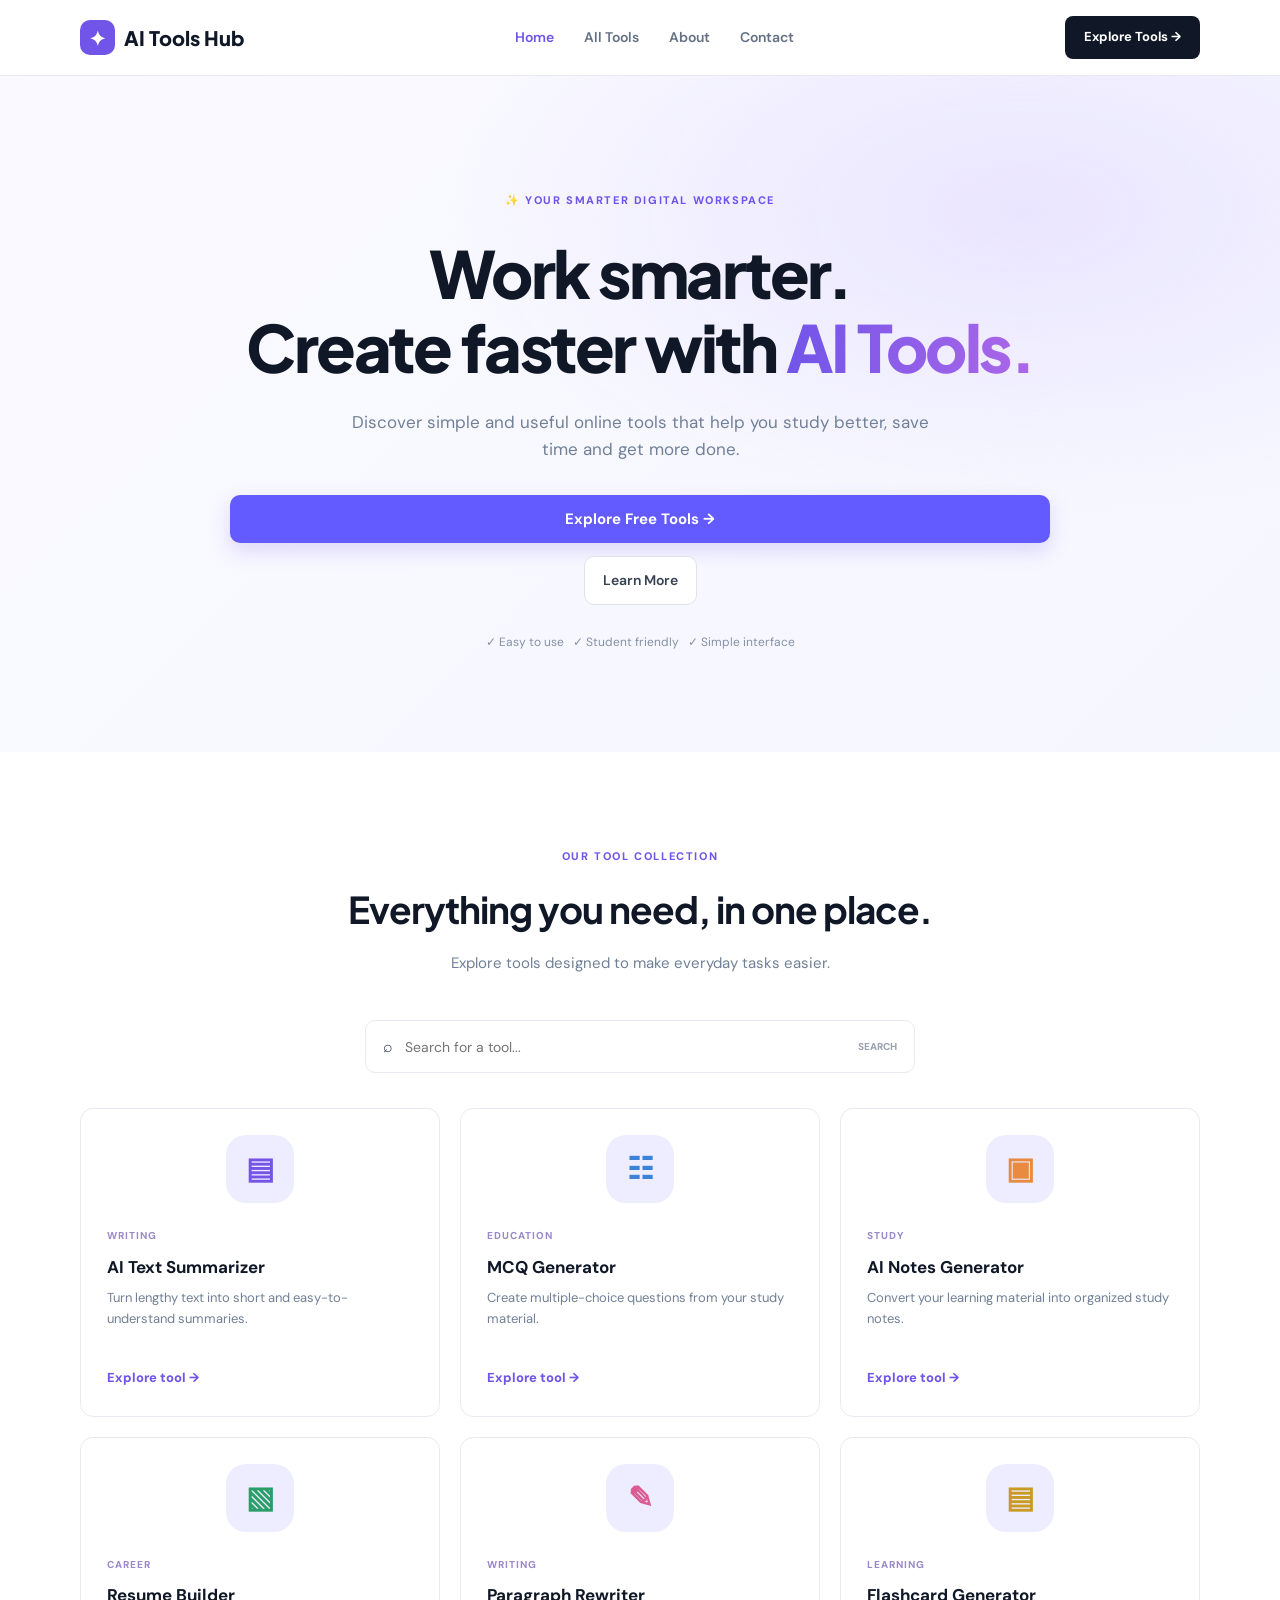
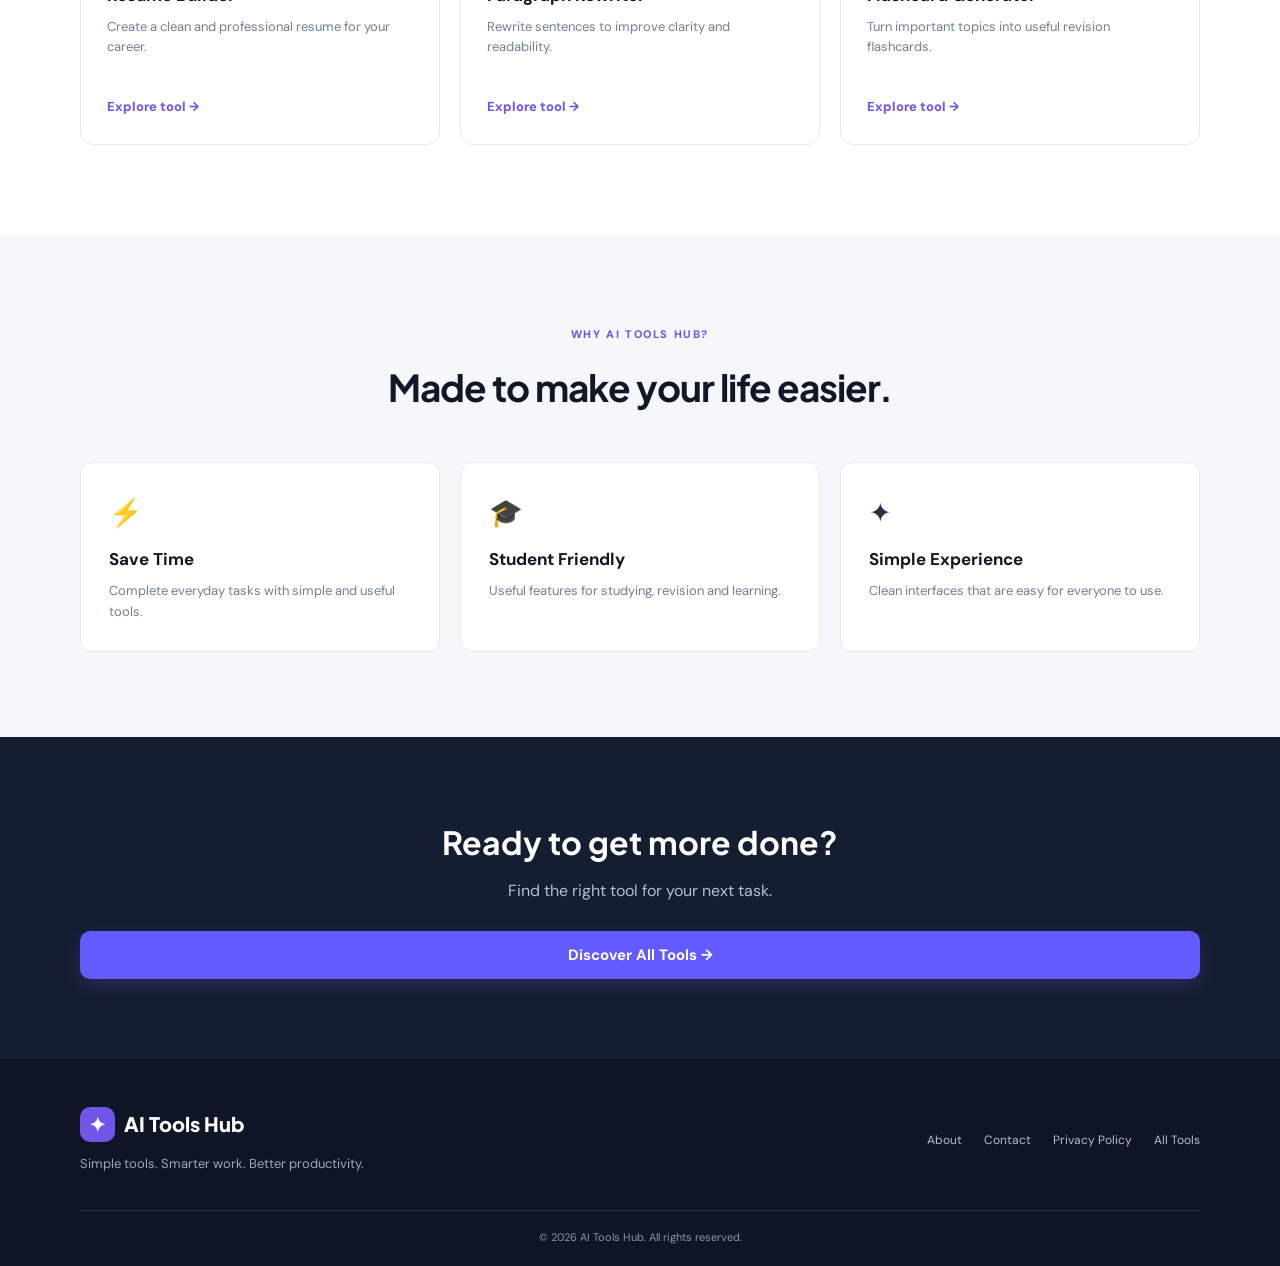
<file: index.html>
﻿<!DOCTYPE html>
<html lang="en">
<head>
    <meta name="google-site-verification" content="s8xX9detrUrqU-rEmbx48HiHoT2I44O1LaMeQaNx1Q0" />

    
    
    <meta charset="UTF-8">
    <meta name="viewport" content="width=device-width, initial-scale=1.0">

    <title>AI Tools Hub - Free Online Study and Productivity Tools</title>

    

    <meta name="keywords"
        content="AI tools, free online tools, text summarizer, MCQ generator, resume builder, study tools">

    <meta name="author" content="AI Tools Hub">

    <meta name="theme-color" content="#101827">

    <link rel="icon" type="image/svg+xml" href="assets/favicon.svg">
    <link rel="stylesheet" href="css/style.css">

    <script src="js/script.js" defer></script>
<meta name="description" content="Use free online text tools to summarize content, generate MCQs, create notes, format resumes, rewrite paragraphs and make flashcards.">
<meta name="robots" content="index, follow">
<link rel="canonical" href="https://ai-tools-hub-czx.pages.dev/">
<meta property="og:type" content="website">
<meta property="og:site_name" content="AI Tools Hub">
<meta property="og:title" content="AI Tools Hub - Free Online Study and Productivity Tools">
<meta property="og:description" content="Use free online text tools to summarize content, generate MCQs, create notes, format resumes, rewrite paragraphs and make flashcards.">
<meta property="og:url" content="https://ai-tools-hub-czx.pages.dev/">
<meta name="twitter:card" content="summary">

<!-- Google Analytics 4 -->
<script async src="https://www.googletagmanager.com/gtag/js?id=G-JKYMVQSG5Q"></script>
<script>
  window.dataLayer = window.dataLayer || [];
  function gtag(){dataLayer.push(arguments);}
  gtag('js', new Date());
  gtag('config', 'G-JKYMVQSG5Q');
</script>
<!-- End Google Analytics 4 -->

</head>

<body>

<header class="navbar">
    <div class="container nav-container">

        <a href="index.html" class="logo">
            <span class="logo-icon">✦</span>
            AI Tools Hub
        </a>

        <button class="menu-toggle" id="menuToggle"
            aria-label="Toggle navigation" aria-expanded="false">
            ☰
        </button>

        <nav class="nav-links" id="navLinks">
            <a href="index.html" class="active">Home</a>
            <a href="tools.html">All Tools</a>
            <a href="about.html">About</a>
            <a href="contact.html">Contact</a>
        </nav>

        <a href="tools.html" class="nav-button">Explore Tools →</a>

    </div>
</header>

<main>

    <!-- HERO SECTION -->

    <section class="hero">
        <div class="container hero-content">

            <span class="eyebrow">
                ✨ YOUR SMARTER DIGITAL WORKSPACE
            </span>

            <h1>
                Work smarter.<br>
                Create faster with
                <span class="gradient-text">AI Tools.</span>
            </h1>

            <p>
                Discover simple and useful online tools that help you
                study better, save time and get more done.
            </p>

            <div class="hero-buttons">
                <a href="#tools" class="primary-button">
                    Explore Free Tools →
                </a>

                <a href="about.html" class="secondary-button">
                    Learn More
                </a>
            </div>

            <div class="hero-note">
                ✓ Easy to use &nbsp; ✓ Student friendly &nbsp; ✓ Simple interface
            </div>

        </div>
    </section>

    <!-- TOOLS SECTION -->

    <section class="tools-section" id="tools">

        <div class="container">

            <div class="section-heading">
                <span class="eyebrow">OUR TOOL COLLECTION</span>

                <h2>Everything you need, in one place.</h2>

                <p>
                    Explore tools designed to make everyday tasks easier.
                </p>
            </div>

            <div class="search-box">
                <span>⌕</span>

                <input type="search" id="toolSearch"
                    placeholder="Search for a tool..."
                    aria-label="Search tools">

                <span class="search-shortcut">SEARCH</span>
            </div>

            <div class="tools-grid" id="toolsGrid">

                <article class="tool-card" data-name="text summarizer summary">
                    <div class="tool-icon purple">▤</div>
                    <span class="tool-category">WRITING</span>
                    <h3>AI Text Summarizer</h3>
                    <p>Turn lengthy text into short and easy-to-understand summaries.</p>
                    <a href="tool.html?tool=summarizer" class="tool-link">
                        Explore tool →
                    </a>
                </article>

                <article class="tool-card" data-name="mcq generator quiz questions">
                    <div class="tool-icon blue">☷</div>
                    <span class="tool-category">EDUCATION</span>
                    <h3>MCQ Generator</h3>
                    <p>Create multiple-choice questions from your study material.</p>
                    <a href="tool.html?tool=mcq" class="tool-link">
                        Explore tool →
                    </a>
                </article>

                <article class="tool-card" data-name="notes generator study notes">
                    <div class="tool-icon orange">▣</div>
                    <span class="tool-category">STUDY</span>
                    <h3>AI Notes Generator</h3>
                    <p>Convert your learning material into organized study notes.</p>
                    <a href="tool.html?tool=notes" class="tool-link">
                        Explore tool →
                    </a>
                </article>

                <article class="tool-card" data-name="resume builder cv">
                    <div class="tool-icon green">▧</div>
                    <span class="tool-category">CAREER</span>
                    <h3>Resume Builder</h3>
                    <p>Create a clean and professional resume for your career.</p>
                    <a href="tool.html?tool=resume" class="tool-link">
                        Explore tool →
                    </a>
                </article>

                <article class="tool-card" data-name="paragraph rewriter writing">
                    <div class="tool-icon pink">✎</div>
                    <span class="tool-category">WRITING</span>
                    <h3>Paragraph Rewriter</h3>
                    <p>Rewrite sentences to improve clarity and readability.</p>
                    <a href="tool.html?tool=rewriter" class="tool-link">
                        Explore tool →
                    </a>
                </article>

                <article class="tool-card" data-name="flashcard generator learning">
                    <div class="tool-icon yellow">▤</div>
                    <span class="tool-category">LEARNING</span>
                    <h3>Flashcard Generator</h3>
                    <p>Turn important topics into useful revision flashcards.</p>
                    <a href="tool.html?tool=flashcards" class="tool-link">
                        Explore tool →
                    </a>
                </article>

            </div>

            <p id="noResults" class="no-results" hidden>
                No tools found. Try another search.
            </p>

        </div>

    </section>

    <!-- BENEFITS SECTION -->

    <section class="benefits-section">

        <div class="container">

            <div class="section-heading">
                <span class="eyebrow">WHY AI TOOLS HUB?</span>
                <h2>Made to make your life easier.</h2>
            </div>

            <div class="benefits-grid">

                <div class="benefit-card">
                    <div class="benefit-icon">⚡</div>
                    <h3>Save Time</h3>
                    <p>Complete everyday tasks with simple and useful tools.</p>
                </div>

                <div class="benefit-card">
                    <div class="benefit-icon">🎓</div>
                    <h3>Student Friendly</h3>
                    <p>Useful features for studying, revision and learning.</p>
                </div>

                <div class="benefit-card">
                    <div class="benefit-icon">✦</div>
                    <h3>Simple Experience</h3>
                    <p>Clean interfaces that are easy for everyone to use.</p>
                </div>

            </div>

        </div>

    </section>

    <!-- CTA -->

    <section class="cta-section">
        <div class="container cta-content">
            <h2>Ready to get more done?</h2>
            <p>Find the right tool for your next task.</p>
            <a href="tools.html" class="primary-button">
                Discover All Tools →
            </a>
        </div>
    </section>

</main>

<footer class="footer">

    <div class="container footer-content">

        <div>
            <a href="index.html" class="logo footer-logo">
                <span class="logo-icon">✦</span>
                AI Tools Hub
            </a>

            <p>Simple tools. Smarter work. Better productivity.</p>
        </div>

        <div class="footer-links">
            <a href="about.html">About</a>
            <a href="contact.html">Contact</a>
            <a href="privacy.html">Privacy Policy</a>
            <a href="tools.html">All Tools</a>
        </div>

    </div>

    <div class="container copyright">
        © <span id="currentYear"></span> AI Tools Hub. All rights reserved.
    </div>

</footer>

</body>
</html>
</file>
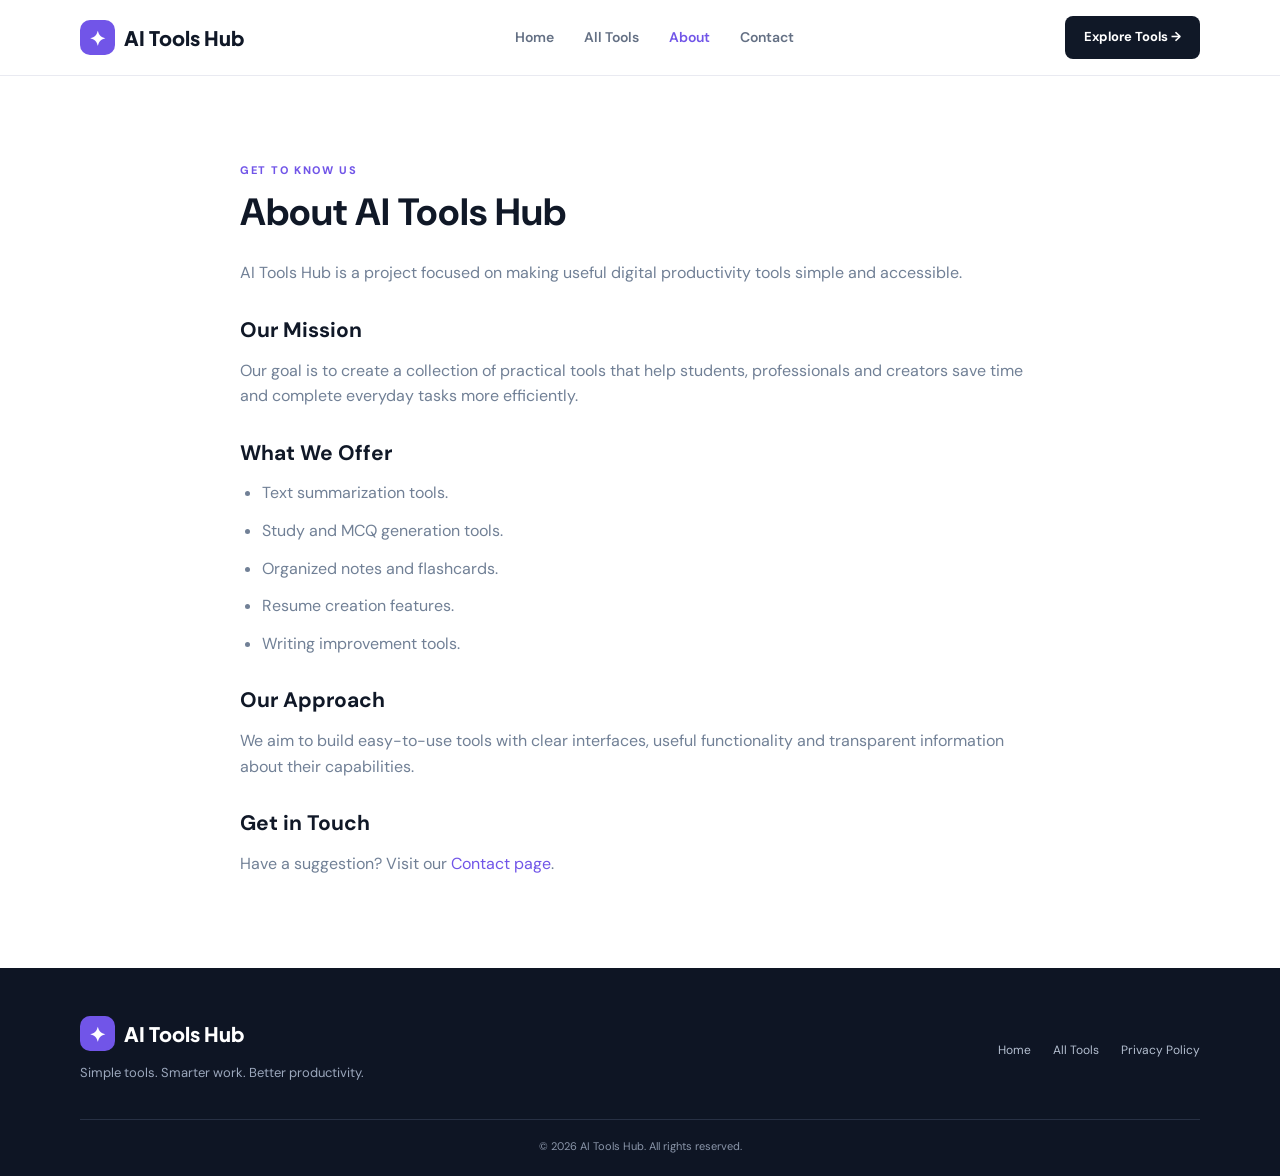
<file: about.html>
﻿<!DOCTYPE html>
<html lang="en">
<head>
    <meta charset="UTF-8">
    <meta name="viewport" content="width=device-width, initial-scale=1.0">
    <title>About Us - AI Tools Hub</title>
    <link rel="icon" href="assets/favicon.svg" type="image/svg+xml">
    <link rel="stylesheet" href="css/style.css">
    <script src="js/script.js" defer></script>
<meta name="description" content="Learn about AI Tools Hub and its free browser-based study and productivity utilities.">
<meta name="robots" content="index, follow">
<link rel="canonical" href="https://ai-tools-hub-czx.pages.dev/about.html">
<meta property="og:type" content="website">
<meta property="og:site_name" content="AI Tools Hub">
<meta property="og:title" content="About Us - AI Tools Hub">
<meta property="og:description" content="Learn about AI Tools Hub and its free browser-based study and productivity utilities.">
<meta property="og:url" content="https://ai-tools-hub-czx.pages.dev/about.html">
<meta name="twitter:card" content="summary">

<!-- Google Analytics 4 -->
<script async src="https://www.googletagmanager.com/gtag/js?id=G-JKYMVQSG5Q"></script>
<script>
  window.dataLayer = window.dataLayer || [];
  function gtag(){dataLayer.push(arguments);}
  gtag('js', new Date());
  gtag('config', 'G-JKYMVQSG5Q');
</script>
<!-- End Google Analytics 4 -->

</head>
<body>

<header class="navbar">
    <div class="container nav-container">
        <a href="index.html" class="logo"><span class="logo-icon">✦</span> AI Tools Hub</a>
        <button class="menu-toggle" id="menuToggle" aria-label="Toggle navigation" aria-expanded="false">☰</button>
        <nav class="nav-links" id="navLinks">
            <a href="index.html">Home</a>
            <a href="tools.html">All Tools</a>
            <a href="about.html" class="active">About</a>
            <a href="contact.html">Contact</a>
        </nav>
        <a href="tools.html" class="nav-button">Explore Tools →</a>
    </div>
</header>

<main class="page-section">
    <div class="container page-content">
        <span class="eyebrow">GET TO KNOW US</span>
        <h1>About AI Tools Hub</h1>

        <p>
            AI Tools Hub is a project focused on making useful digital
            productivity tools simple and accessible.
        </p>

        <h2>Our Mission</h2>
        <p>
            Our goal is to create a collection of practical tools that
            help students, professionals and creators save time and
            complete everyday tasks more efficiently.
        </p>

        <h2>What We Offer</h2>
        <ul>
            <li>Text summarization tools.</li>
            <li>Study and MCQ generation tools.</li>
            <li>Organized notes and flashcards.</li>
            <li>Resume creation features.</li>
            <li>Writing improvement tools.</li>
        </ul>

        <h2>Our Approach</h2>
        <p>
            We aim to build easy-to-use tools with clear interfaces,
            useful functionality and transparent information about
            their capabilities.
        </p>

        <h2>Get in Touch</h2>
        <p>
            Have a suggestion? Visit our
            <a href="contact.html">Contact page</a>.
        </p>
    </div>
</main>

<footer class="footer">
    <div class="container footer-content">
        <div>
            <a href="index.html" class="logo footer-logo"><span class="logo-icon">✦</span> AI Tools Hub</a>
            <p>Simple tools. Smarter work. Better productivity.</p>
        </div>
        <div class="footer-links">
            <a href="index.html">Home</a>
            <a href="tools.html">All Tools</a>
            <a href="privacy.html">Privacy Policy</a>
        </div>
    </div>
    <div class="container copyright">© <span id="currentYear"></span> AI Tools Hub. All rights reserved.</div>
</footer>

</body>
</html>
</file>
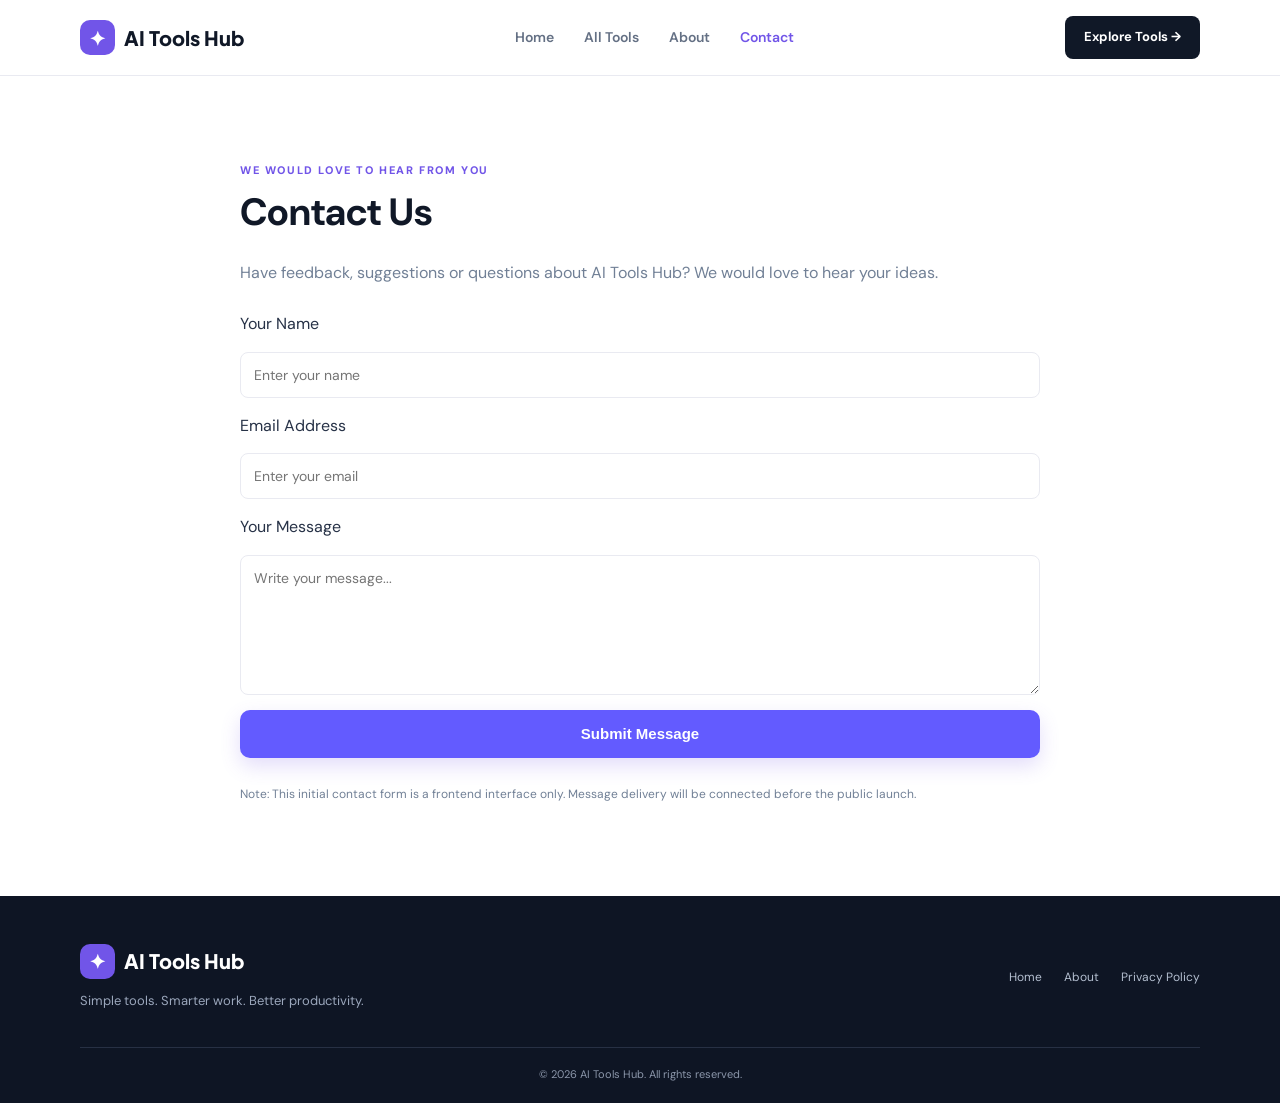
<file: contact.html>
﻿<!DOCTYPE html>
<html lang="en">
<head>
    <meta charset="UTF-8">
    <meta name="viewport" content="width=device-width, initial-scale=1.0">
    <title>Contact - AI Tools Hub</title>
    <link rel="icon" href="assets/favicon.svg" type="image/svg+xml">
    <link rel="stylesheet" href="css/style.css">
    <script src="js/script.js" defer></script>
<meta name="description" content="Find contact information and learn how to get in touch with AI Tools Hub.">
<meta name="robots" content="index, follow">
<link rel="canonical" href="https://ai-tools-hub-czx.pages.dev/contact.html">
<meta property="og:type" content="website">
<meta property="og:site_name" content="AI Tools Hub">
<meta property="og:title" content="Contact - AI Tools Hub">
<meta property="og:description" content="Find contact information and learn how to get in touch with AI Tools Hub.">
<meta property="og:url" content="https://ai-tools-hub-czx.pages.dev/contact.html">
<meta name="twitter:card" content="summary">

<!-- Google Analytics 4 -->
<script async src="https://www.googletagmanager.com/gtag/js?id=G-JKYMVQSG5Q"></script>
<script>
  window.dataLayer = window.dataLayer || [];
  function gtag(){dataLayer.push(arguments);}
  gtag('js', new Date());
  gtag('config', 'G-JKYMVQSG5Q');
</script>
<!-- End Google Analytics 4 -->

</head>
<body>

<header class="navbar">
    <div class="container nav-container">
        <a href="index.html" class="logo"><span class="logo-icon">✦</span> AI Tools Hub</a>
        <button class="menu-toggle" id="menuToggle" aria-label="Toggle navigation" aria-expanded="false">☰</button>
        <nav class="nav-links" id="navLinks">
            <a href="index.html">Home</a>
            <a href="tools.html">All Tools</a>
            <a href="about.html">About</a>
            <a href="contact.html" class="active">Contact</a>
        </nav>
        <a href="tools.html" class="nav-button">Explore Tools →</a>
    </div>
</header>

<main class="page-section">
    <div class="container page-content">
        <span class="eyebrow">WE WOULD LOVE TO HEAR FROM YOU</span>
        <h1>Contact Us</h1>

        <p>
            Have feedback, suggestions or questions about AI Tools Hub?
            We would love to hear your ideas.
        </p>

        <form class="contact-form" id="contactForm">
            <label for="name">Your Name</label>
            <input type="text" id="name" placeholder="Enter your name" required>

            <label for="email">Email Address</label>
            <input type="email" id="email" placeholder="Enter your email" required>

            <label for="message">Your Message</label>
            <textarea id="message" placeholder="Write your message..." required></textarea>

            <button type="submit" class="primary-button">Submit Message</button>
            <p id="contactMessage" class="form-note" aria-live="polite"></p>
        </form>

        <p class="form-note">
            Note: This initial contact form is a frontend interface only.
            Message delivery will be connected before the public launch.
        </p>
    </div>
</main>

<footer class="footer">
    <div class="container footer-content">
        <div>
            <a href="index.html" class="logo footer-logo"><span class="logo-icon">✦</span> AI Tools Hub</a>
            <p>Simple tools. Smarter work. Better productivity.</p>
        </div>
        <div class="footer-links">
            <a href="index.html">Home</a>
            <a href="about.html">About</a>
            <a href="privacy.html">Privacy Policy</a>
        </div>
    </div>
    <div class="container copyright">© <span id="currentYear"></span> AI Tools Hub. All rights reserved.</div>
</footer>

</body>
</html>
</file>
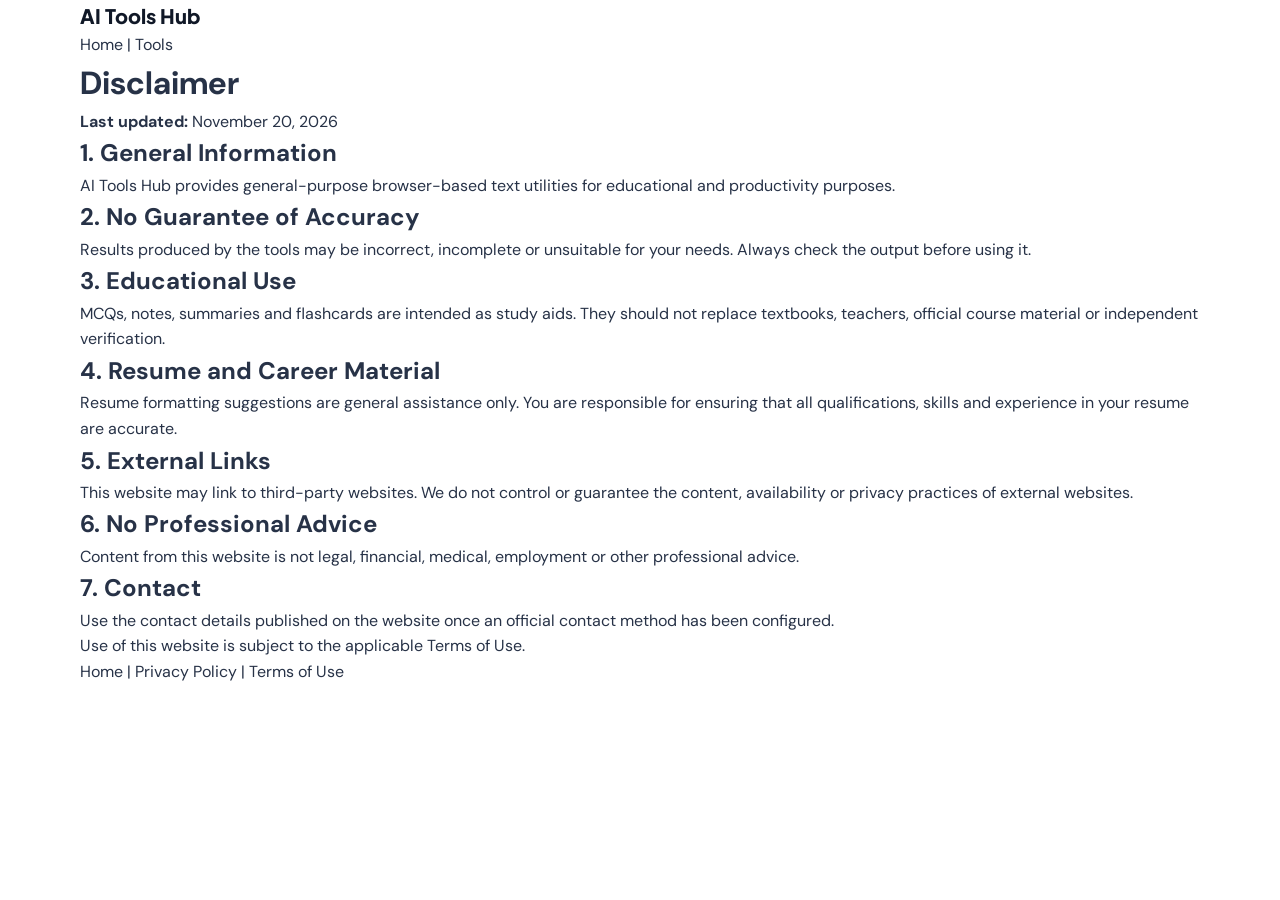
<file: disclaimer.html>
﻿<!DOCTYPE html>
<html lang="en">
<head>
    <meta charset="UTF-8">
    <meta name="viewport" content="width=device-width, initial-scale=1.0">
<title>Disclaimer - AI Tools Hub</title>
<meta name="description" content="Read important information about the accuracy and use of AI Tools Hub results.">
<meta name="robots" content="index, follow">
<link rel="canonical" href="https://ai-tools-hub-czx.pages.dev/disclaimer.html">
<meta property="og:type" content="website">
<meta property="og:site_name" content="AI Tools Hub">
<meta property="og:title" content="Disclaimer - AI Tools Hub">
<meta property="og:description" content="Read important information about the accuracy and use of AI Tools Hub results.">
<meta property="og:url" content="https://ai-tools-hub-czx.pages.dev/disclaimer.html">
<meta name="twitter:card" content="summary">
<link rel="stylesheet" href="css/style.css">

<!-- Google Analytics 4 -->
<script async src="https://www.googletagmanager.com/gtag/js?id=G-JKYMVQSG5Q"></script>
<script>
  window.dataLayer = window.dataLayer || [];
  function gtag(){dataLayer.push(arguments);}
  gtag('js', new Date());
  gtag('config', 'G-JKYMVQSG5Q');
</script>
<!-- End Google Analytics 4 -->

</head>
<body>
    <header class="site-header">
        <div class="container">
            <a href="index.html" class="logo">AI Tools Hub</a>
            <nav><a href="index.html">Home</a> | <a href="tools.html">Tools</a></nav>
        </div>
    </header>

    <main class="legal-content container">
        <h1>Disclaimer</h1>
        <p><strong>Last updated:</strong> November 20, 2026</p>

        <h2>1. General Information</h2>
        <p>AI Tools Hub provides general-purpose browser-based text utilities for educational and productivity purposes.</p>

        <h2>2. No Guarantee of Accuracy</h2>
        <p>Results produced by the tools may be incorrect, incomplete or unsuitable for your needs. Always check the output before using it.</p>

        <h2>3. Educational Use</h2>
        <p>MCQs, notes, summaries and flashcards are intended as study aids. They should not replace textbooks, teachers, official course material or independent verification.</p>

        <h2>4. Resume and Career Material</h2>
        <p>Resume formatting suggestions are general assistance only. You are responsible for ensuring that all qualifications, skills and experience in your resume are accurate.</p>

        <h2>5. External Links</h2>
        <p>This website may link to third-party websites. We do not control or guarantee the content, availability or privacy practices of external websites.</p>

        <h2>6. No Professional Advice</h2>
        <p>Content from this website is not legal, financial, medical, employment or other professional advice.</p>

        <h2>7. Contact</h2>
        <p>Use the contact details published on the website once an official contact method has been configured.</p>

        <p>Use of this website is subject to the applicable Terms of Use.</p>
    </main>

    <footer class="legal-footer">
        <div class="container">
            <a href="index.html">Home</a> |
            <a href="privacy.html">Privacy Policy</a> |
            <a href="terms.html">Terms of Use</a>
        </div>
    </footer>
</body>
</html>
</file>
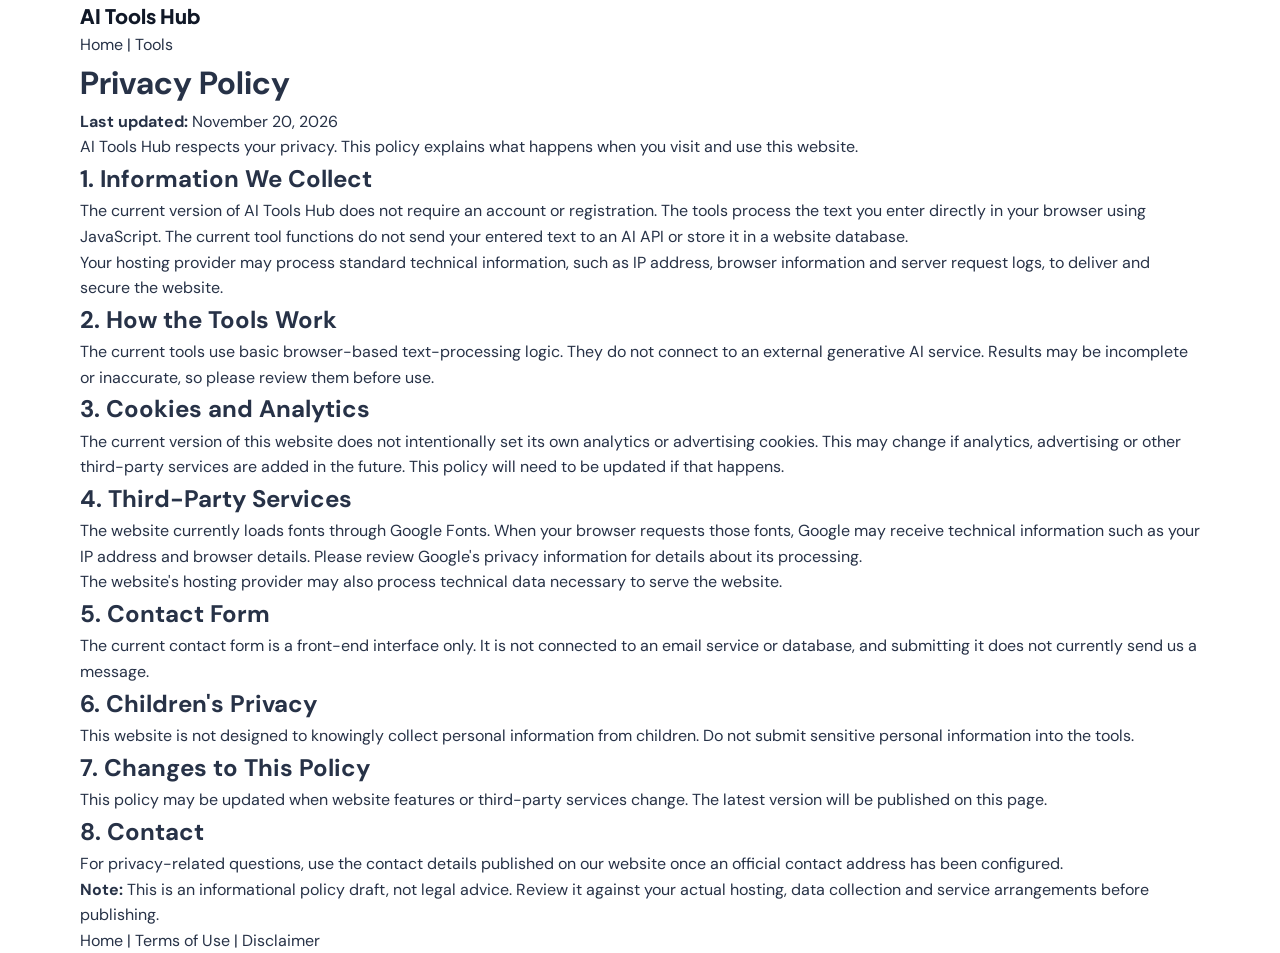
<file: privacy.html>
﻿<!DOCTYPE html>
<html lang="en">
<head>
    <meta charset="UTF-8">
    <meta name="viewport" content="width=device-width, initial-scale=1.0">
<title>Privacy Policy - AI Tools Hub</title>
<meta name="description" content="Read the AI Tools Hub privacy policy and understand how the current website handles information.">
<meta name="robots" content="index, follow">
<link rel="canonical" href="https://ai-tools-hub-czx.pages.dev/privacy.html">
<meta property="og:type" content="website">
<meta property="og:site_name" content="AI Tools Hub">
<meta property="og:title" content="Privacy Policy - AI Tools Hub">
<meta property="og:description" content="Read the AI Tools Hub privacy policy and understand how the current website handles information.">
<meta property="og:url" content="https://ai-tools-hub-czx.pages.dev/privacy.html">
<meta name="twitter:card" content="summary">
<link rel="stylesheet" href="css/style.css">

<!-- Google Analytics 4 -->
<script async src="https://www.googletagmanager.com/gtag/js?id=G-JKYMVQSG5Q"></script>
<script>
  window.dataLayer = window.dataLayer || [];
  function gtag(){dataLayer.push(arguments);}
  gtag('js', new Date());
  gtag('config', 'G-JKYMVQSG5Q');
</script>
<!-- End Google Analytics 4 -->

</head>
<body>
    <header class="site-header">
        <div class="container">
            <a href="index.html" class="logo">AI Tools Hub</a>
            <nav><a href="index.html">Home</a> | <a href="tools.html">Tools</a></nav>
        </div>
    </header>

    <main class="legal-content container">
        <h1>Privacy Policy</h1>
        <p><strong>Last updated:</strong> November 20, 2026</p>

        <p>AI Tools Hub respects your privacy. This policy explains what happens when you visit and use this website.</p>

        <h2>1. Information We Collect</h2>
        <p>The current version of AI Tools Hub does not require an account or registration. The tools process the text you enter directly in your browser using JavaScript. The current tool functions do not send your entered text to an AI API or store it in a website database.</p>
        <p>Your hosting provider may process standard technical information, such as IP address, browser information and server request logs, to deliver and secure the website.</p>

        <h2>2. How the Tools Work</h2>
        <p>The current tools use basic browser-based text-processing logic. They do not connect to an external generative AI service. Results may be incomplete or inaccurate, so please review them before use.</p>

        <h2>3. Cookies and Analytics</h2>
        <p>The current version of this website does not intentionally set its own analytics or advertising cookies. This may change if analytics, advertising or other third-party services are added in the future. This policy will need to be updated if that happens.</p>

        <h2>4. Third-Party Services</h2>
        <p>The website currently loads fonts through Google Fonts. When your browser requests those fonts, Google may receive technical information such as your IP address and browser details. Please review Google's privacy information for details about its processing.</p>
        <p>The website's hosting provider may also process technical data necessary to serve the website.</p>

        <h2>5. Contact Form</h2>
        <p>The current contact form is a front-end interface only. It is not connected to an email service or database, and submitting it does not currently send us a message.</p>

        <h2>6. Children's Privacy</h2>
        <p>This website is not designed to knowingly collect personal information from children. Do not submit sensitive personal information into the tools.</p>

        <h2>7. Changes to This Policy</h2>
        <p>This policy may be updated when website features or third-party services change. The latest version will be published on this page.</p>

        <h2>8. Contact</h2>
        <p>For privacy-related questions, use the contact details published on our website once an official contact address has been configured.</p>

        <p><strong>Note:</strong> This is an informational policy draft, not legal advice. Review it against your actual hosting, data collection and service arrangements before publishing.</p>
    </main>

    <footer class="legal-footer">
        <div class="container">
            <a href="index.html">Home</a> |
            <a href="terms.html">Terms of Use</a> |
            <a href="disclaimer.html">Disclaimer</a>
        </div>
    </footer>
</body>
</html>
</file>
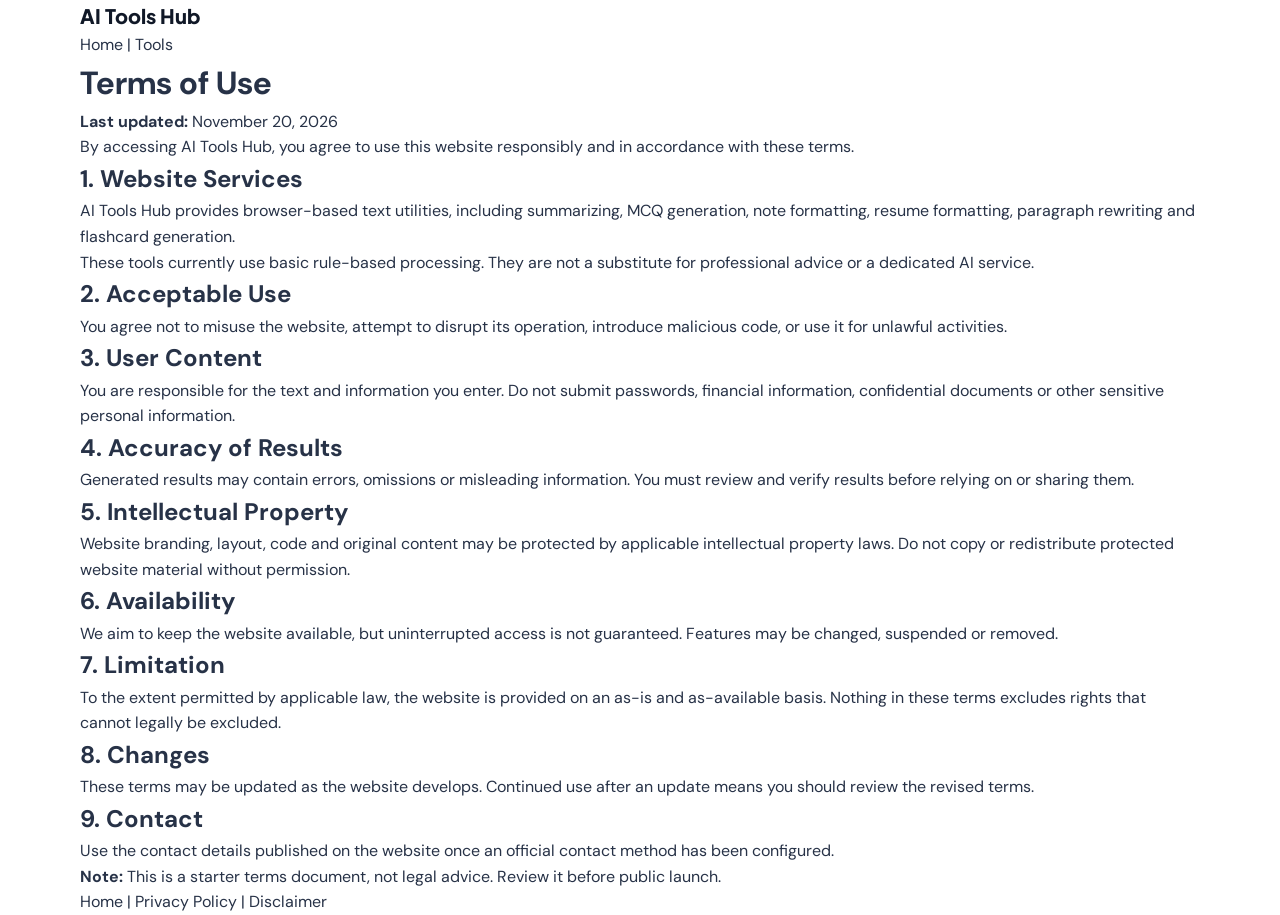
<file: terms.html>
﻿<!DOCTYPE html>
<html lang="en">
<head>
    <meta charset="UTF-8">
    <meta name="viewport" content="width=device-width, initial-scale=1.0">
<title>Terms of Use - AI Tools Hub</title>
<meta name="description" content="Read the terms and conditions for using AI Tools Hub.">
<meta name="robots" content="index, follow">
<link rel="canonical" href="https://ai-tools-hub-czx.pages.dev/terms.html">
<meta property="og:type" content="website">
<meta property="og:site_name" content="AI Tools Hub">
<meta property="og:title" content="Terms of Use - AI Tools Hub">
<meta property="og:description" content="Read the terms and conditions for using AI Tools Hub.">
<meta property="og:url" content="https://ai-tools-hub-czx.pages.dev/terms.html">
<meta name="twitter:card" content="summary">
<link rel="stylesheet" href="css/style.css">

<!-- Google Analytics 4 -->
<script async src="https://www.googletagmanager.com/gtag/js?id=G-JKYMVQSG5Q"></script>
<script>
  window.dataLayer = window.dataLayer || [];
  function gtag(){dataLayer.push(arguments);}
  gtag('js', new Date());
  gtag('config', 'G-JKYMVQSG5Q');
</script>
<!-- End Google Analytics 4 -->

</head>
<body>
    <header class="site-header">
        <div class="container">
            <a href="index.html" class="logo">AI Tools Hub</a>
            <nav><a href="index.html">Home</a> | <a href="tools.html">Tools</a></nav>
        </div>
    </header>

    <main class="legal-content container">
        <h1>Terms of Use</h1>
        <p><strong>Last updated:</strong> November 20, 2026</p>

        <p>By accessing AI Tools Hub, you agree to use this website responsibly and in accordance with these terms.</p>

        <h2>1. Website Services</h2>
        <p>AI Tools Hub provides browser-based text utilities, including summarizing, MCQ generation, note formatting, resume formatting, paragraph rewriting and flashcard generation.</p>
        <p>These tools currently use basic rule-based processing. They are not a substitute for professional advice or a dedicated AI service.</p>

        <h2>2. Acceptable Use</h2>
        <p>You agree not to misuse the website, attempt to disrupt its operation, introduce malicious code, or use it for unlawful activities.</p>

        <h2>3. User Content</h2>
        <p>You are responsible for the text and information you enter. Do not submit passwords, financial information, confidential documents or other sensitive personal information.</p>

        <h2>4. Accuracy of Results</h2>
        <p>Generated results may contain errors, omissions or misleading information. You must review and verify results before relying on or sharing them.</p>

        <h2>5. Intellectual Property</h2>
        <p>Website branding, layout, code and original content may be protected by applicable intellectual property laws. Do not copy or redistribute protected website material without permission.</p>

        <h2>6. Availability</h2>
        <p>We aim to keep the website available, but uninterrupted access is not guaranteed. Features may be changed, suspended or removed.</p>

        <h2>7. Limitation</h2>
        <p>To the extent permitted by applicable law, the website is provided on an as-is and as-available basis. Nothing in these terms excludes rights that cannot legally be excluded.</p>

        <h2>8. Changes</h2>
        <p>These terms may be updated as the website develops. Continued use after an update means you should review the revised terms.</p>

        <h2>9. Contact</h2>
        <p>Use the contact details published on the website once an official contact method has been configured.</p>

        <p><strong>Note:</strong> This is a starter terms document, not legal advice. Review it before public launch.</p>
    </main>

    <footer class="legal-footer">
        <div class="container">
            <a href="index.html">Home</a> |
            <a href="privacy.html">Privacy Policy</a> |
            <a href="disclaimer.html">Disclaimer</a>
        </div>
    </footer>
</body>
</html>
</file>
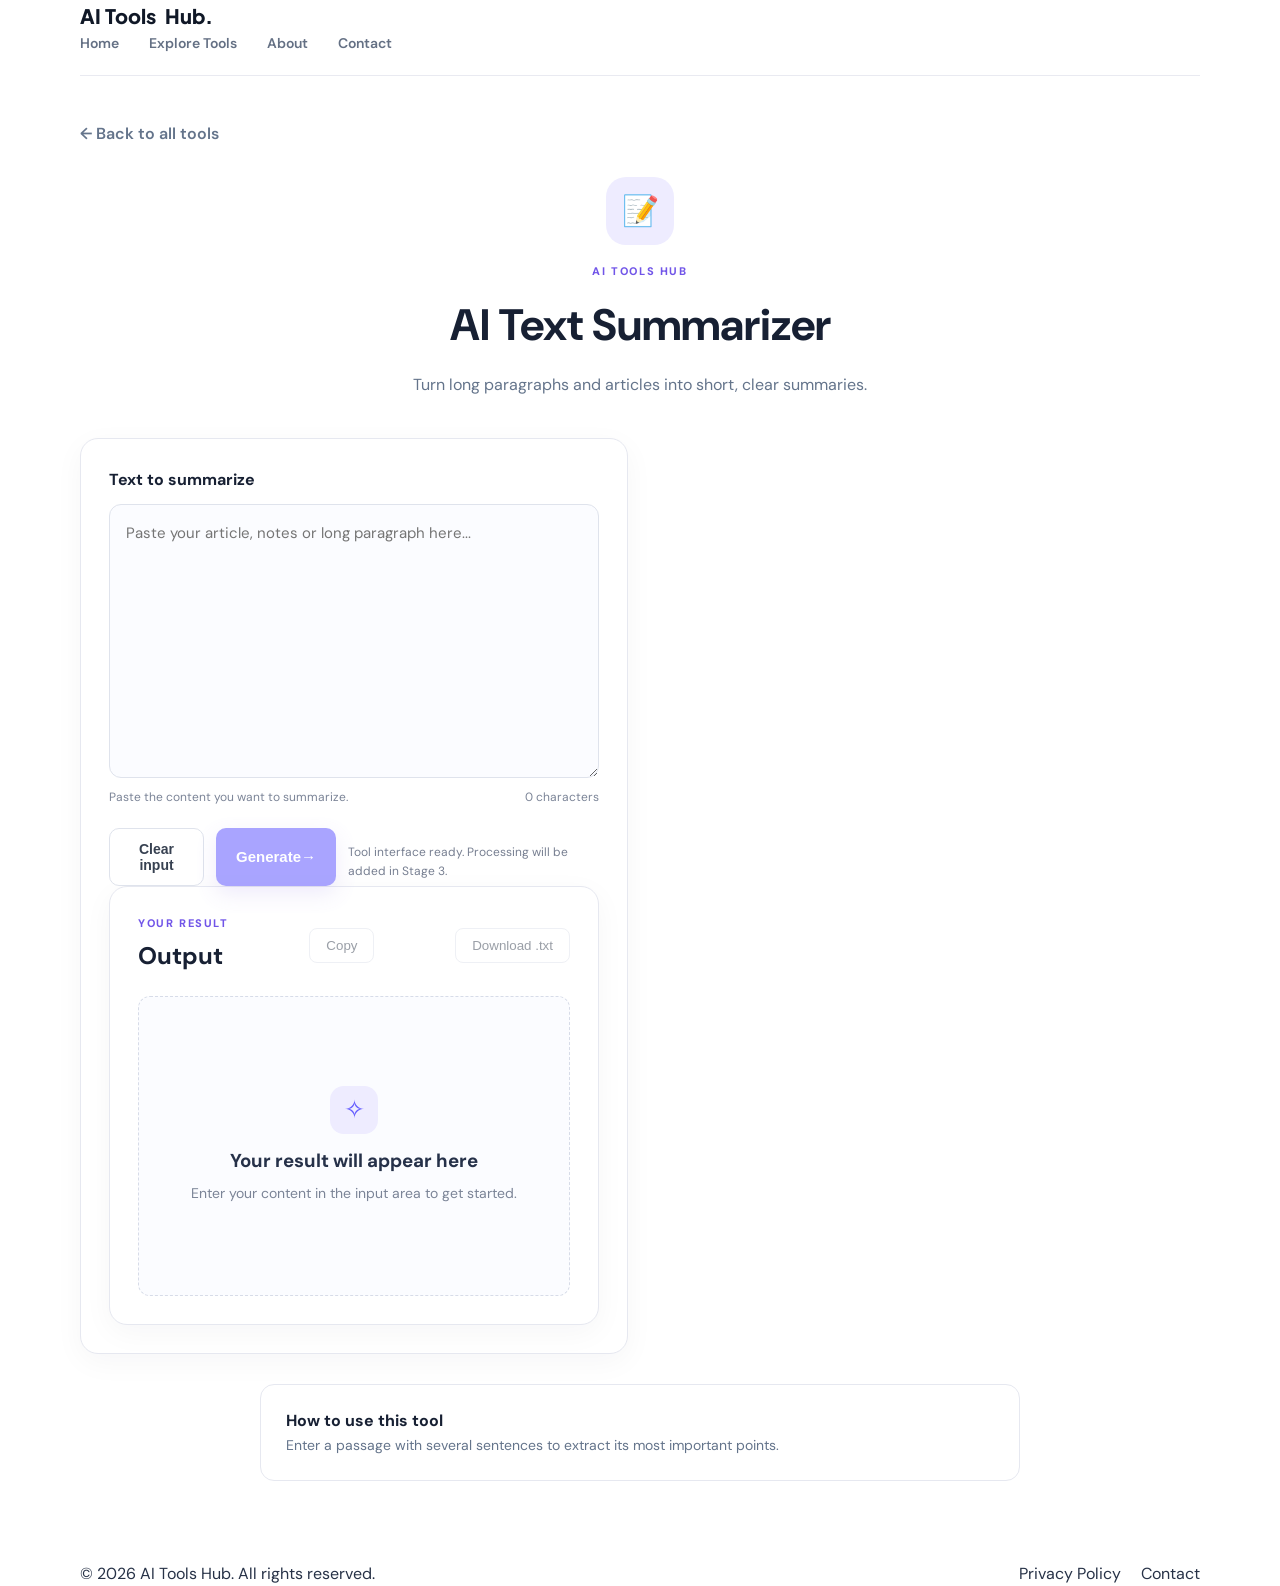
<file: tool.html>
﻿<!DOCTYPE html>
<html lang="en">
<head>
    <meta charset="UTF-8">
    <meta name="viewport" content="width=device-width, initial-scale=1.0">
    
    <title>Free Text Tools - AI Tools Hub</title>
    <link rel="icon" href="assets/favicon.svg" type="image/svg+xml">
    <link rel="stylesheet" href="css/style.css">
<meta name="description" content="Use free browser-based text utilities for studying, writing, resume formatting and productivity.">
<meta name="robots" content="index, follow">
<link rel="canonical" href="https://ai-tools-hub-czx.pages.dev/tool.html">
<meta property="og:type" content="website">
<meta property="og:site_name" content="AI Tools Hub">
<meta property="og:title" content="Free Text Tools - AI Tools Hub">
<meta property="og:description" content="Use free browser-based text utilities for studying, writing, resume formatting and productivity.">
<meta property="og:url" content="https://ai-tools-hub-czx.pages.dev/tool.html">
<meta name="twitter:card" content="summary">

<!-- Google Analytics 4 -->
<script async src="https://www.googletagmanager.com/gtag/js?id=G-JKYMVQSG5Q"></script>
<script>
  window.dataLayer = window.dataLayer || [];
  function gtag(){dataLayer.push(arguments);}
  gtag('js', new Date());
  gtag('config', 'G-JKYMVQSG5Q');
</script>
<!-- End Google Analytics 4 -->

</head>
<body class="tool-page">

<header class="site-header">
    <nav class="navbar container">
        <a href="index.html" class="logo">AI Tools<span>Hub.</span></a>

        <button class="menu-toggle" id="menuToggle" aria-label="Toggle navigation">
            ☰
        </button>

        <div class="nav-links" id="navLinks">
            <a href="index.html">Home</a>
            <a href="tools.html">Explore Tools</a>
            <a href="about.html">About</a>
            <a href="contact.html">Contact</a>
        </div>
    </nav>
</header>

<main class="tool-workspace container">
    <a href="tools.html" class="back-link">← Back to all tools</a>

    <section class="tool-heading">
        <div class="tool-icon" id="toolIcon">✦</div>
        <p class="eyebrow">AI TOOLS HUB</p>
        <h1 id="toolTitle">Loading tool...</h1>
        <p id="toolDescription">Your productivity starts here.</p>
    </section>

    <section class="tool-panel">
        <div class="tool-input-area">
            <label for="toolInput" id="inputLabel">Enter your text</label>
            <textarea
                id="toolInput"
                rows="10"
                placeholder="Enter or paste your content here..."
            ></textarea>

            <div class="input-footer">
                <span id="inputHint">Enter your content to get started.</span>
                <span id="characterCount">0 characters</span>
            </div>

            <div id="extraFields" class="extra-fields"></div>

            <div class="tool-actions"><button class="secondary-button" id="clearButton" type="button">Clear input</button><button class="primary-button generate-button" id="generateButton" disabled>
                Generate <span>→</span>
            </button>

            <p class="stage-notice" id="stageNotice">
                Tool interface ready. Processing will be added in Stage 3.
            </p>
        </div>

        <div class="tool-output-area">
            <div class="output-heading">
                <div>
                    <p class="eyebrow">YOUR RESULT</p>
                    <h2>Output</h2>
                </div>
                <button class="copy-button" id="copyButton" disabled>Copy</button>
            </div>

            <div class="output-content" id="toolOutput" aria-live="polite">
                <div class="empty-output-icon">✧</div>
                <h3>Your result will appear here</h3>
                <p>Enter your content in the input area to get started.</p>
            </div>
        </div>
    </section>

    <section class="tool-tip">
        <strong>How to use this tool</strong>
        <p id="toolInstructions">Enter your content and follow the instructions above.</p>
    </section>
</main>

<footer class="site-footer">
    <div class="container footer-bottom">
        <p>© <span id="currentYear"></span> AI Tools Hub. All rights reserved.</p>
        <div>
            <a href="privacy.html">Privacy Policy</a>
            <a href="contact.html">Contact</a>
        </div>
    </div>
</footer>

<script src="js/script.js"></script>
<script src="js/tool.js"></script>
</body>
</html>
</file>
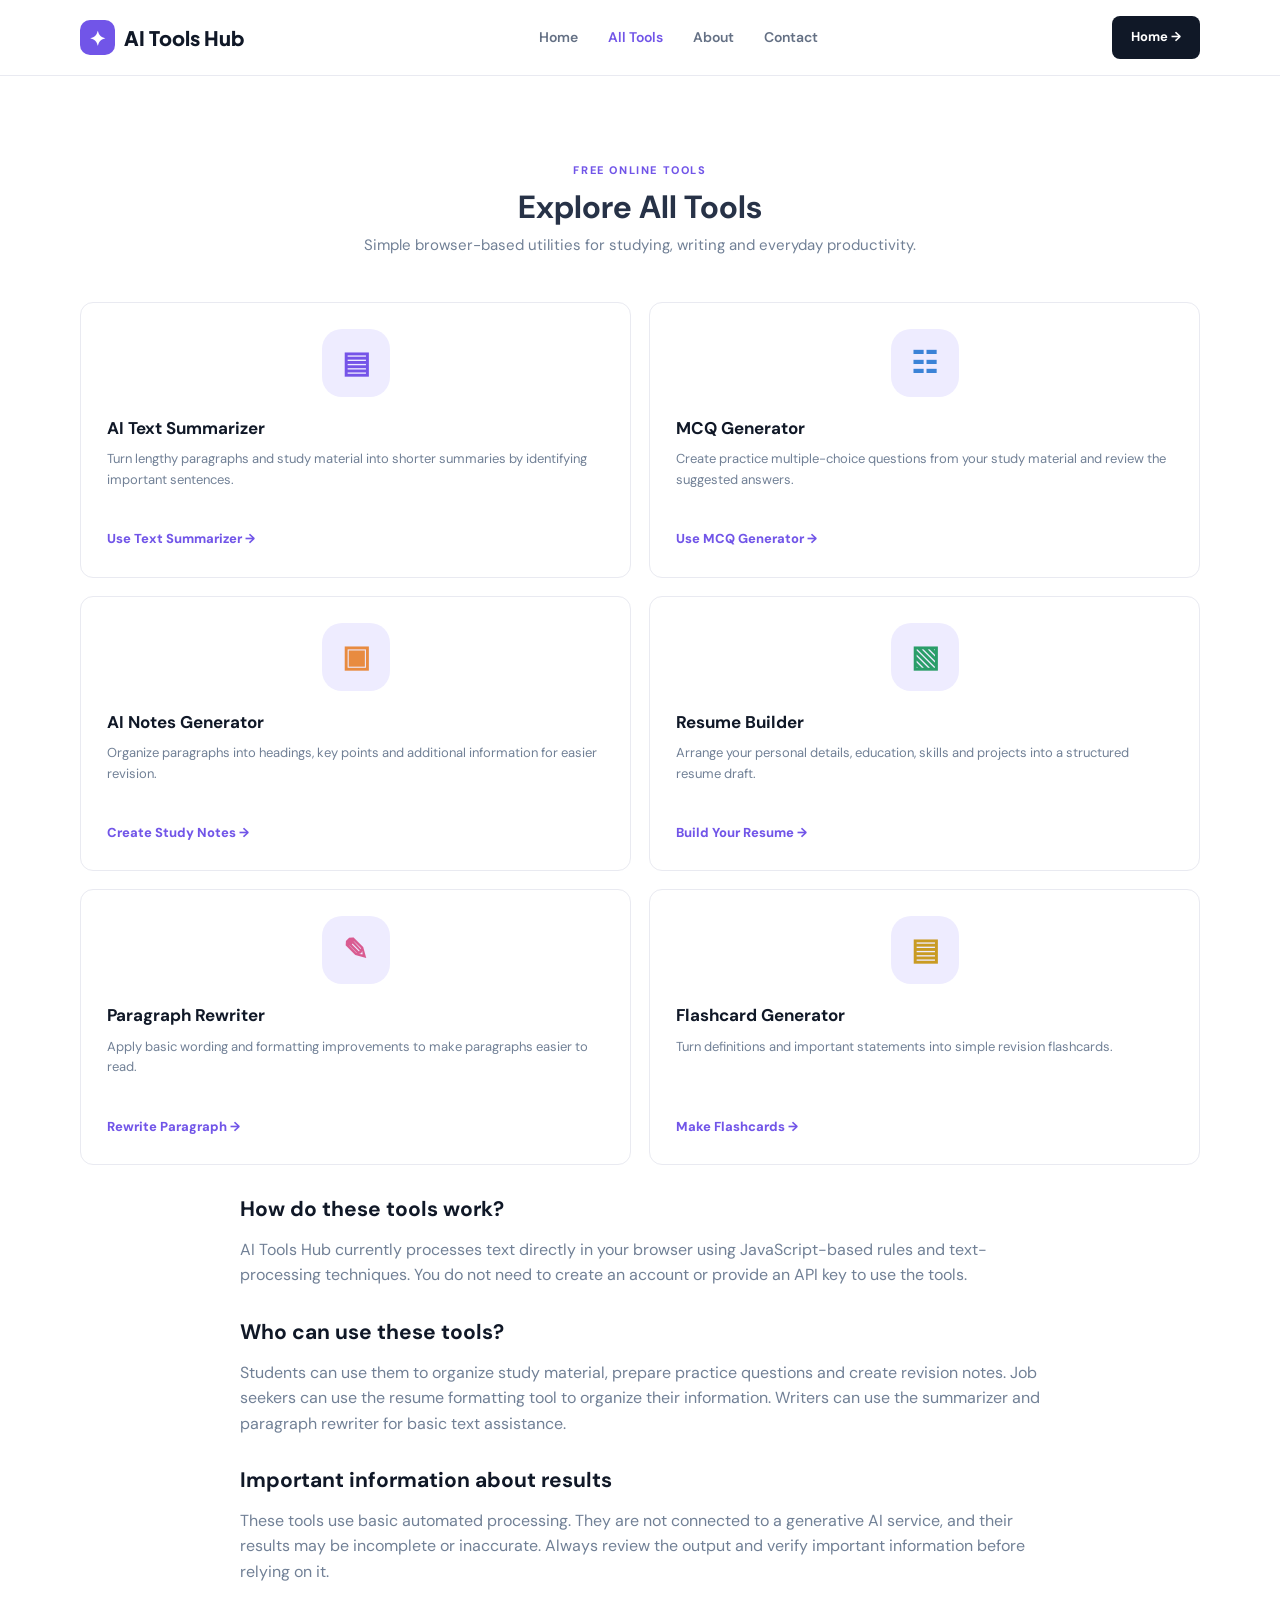
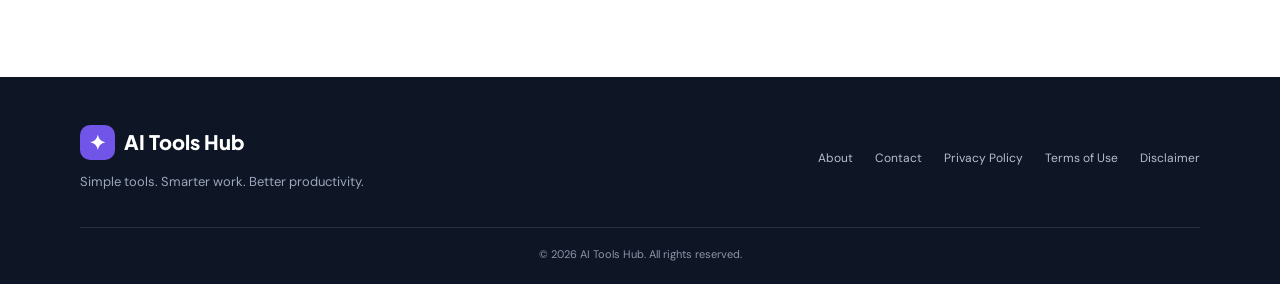
<file: tools.html>
﻿<!DOCTYPE html>
<html lang="en">
<head>
    <meta charset="UTF-8">
    <meta name="viewport" content="width=device-width, initial-scale=1.0">
    <title>Free Online Study and Productivity Tools | AI Tools Hub</title>
    <meta name="description" content="Explore six free browser-based tools for summarizing text, creating MCQs, organizing notes, building resumes, rewriting paragraphs and making flashcards.">
    <meta name="robots" content="index, follow">
    <link rel="canonical" href="https://ai-tools-hub-czx.pages.dev/tools.html">
    <meta property="og:type" content="website">
    <meta property="og:site_name" content="AI Tools Hub">
    <meta property="og:title" content="Free Online Study and Productivity Tools | AI Tools Hub">
    <meta property="og:description" content="Explore six free browser-based study and productivity tools.">
    <meta property="og:url" content="https://ai-tools-hub-czx.pages.dev/tools.html">
    <meta name="twitter:card" content="summary">
    <link rel="icon" href="assets/favicon.svg" type="image/svg+xml">
    <link rel="stylesheet" href="css/style.css">
    <script src="js/script.js" defer></script>

<!-- Google Analytics 4 -->
<script async src="https://www.googletagmanager.com/gtag/js?id=G-JKYMVQSG5Q"></script>
<script>
  window.dataLayer = window.dataLayer || [];
  function gtag(){dataLayer.push(arguments);}
  gtag('js', new Date());
  gtag('config', 'G-JKYMVQSG5Q');
</script>
<!-- End Google Analytics 4 -->

</head>
<body>

<header class="navbar">
    <div class="container nav-container">
        <a href="index.html" class="logo">
            <span class="logo-icon">✦</span> AI Tools Hub
        </a>
        <button class="menu-toggle" id="menuToggle"
            aria-label="Toggle navigation" aria-expanded="false">☰</button>
        <nav class="nav-links" id="navLinks">
            <a href="index.html">Home</a>
            <a href="tools.html" class="active">All Tools</a>
            <a href="about.html">About</a>
            <a href="contact.html">Contact</a>
        </nav>
        <a href="index.html" class="nav-button">Home →</a>
    </div>
</header>

<main class="page-section">
    <div class="container">

        <div class="section-heading">
            <span class="eyebrow">FREE ONLINE TOOLS</span>
            <h1>Explore All Tools</h1>
            <p>Simple browser-based utilities for studying, writing and everyday productivity.</p>
        </div>

        <div class="directory-grid">

            <article class="tool-card">
                <div class="tool-icon purple">▤</div>
                <h3>AI Text Summarizer</h3>
                <p>Turn lengthy paragraphs and study material into shorter summaries by identifying important sentences.</p>
                <a href="tool.html?tool=summarizer" class="tool-link">Use Text Summarizer →</a>
            </article>

            <article class="tool-card">
                <div class="tool-icon blue">☷</div>
                <h3>MCQ Generator</h3>
                <p>Create practice multiple-choice questions from your study material and review the suggested answers.</p>
                <a href="tool.html?tool=mcq" class="tool-link">Use MCQ Generator →</a>
            </article>

            <article class="tool-card">
                <div class="tool-icon orange">▣</div>
                <h3>AI Notes Generator</h3>
                <p>Organize paragraphs into headings, key points and additional information for easier revision.</p>
                <a href="tool.html?tool=notes" class="tool-link">Create Study Notes →</a>
            </article>

            <article class="tool-card">
                <div class="tool-icon green">▧</div>
                <h3>Resume Builder</h3>
                <p>Arrange your personal details, education, skills and projects into a structured resume draft.</p>
                <a href="tool.html?tool=resume" class="tool-link">Build Your Resume →</a>
            </article>

            <article class="tool-card">
                <div class="tool-icon pink">✎</div>
                <h3>Paragraph Rewriter</h3>
                <p>Apply basic wording and formatting improvements to make paragraphs easier to read.</p>
                <a href="tool.html?tool=rewriter" class="tool-link">Rewrite Paragraph →</a>
            </article>

            <article class="tool-card">
                <div class="tool-icon yellow">▤</div>
                <h3>Flashcard Generator</h3>
                <p>Turn definitions and important statements into simple revision flashcards.</p>
                <a href="tool.html?tool=flashcards" class="tool-link">Make Flashcards →</a>
            </article>

        </div>

        <section class="page-content">
            <h2>How do these tools work?</h2>
            <p>AI Tools Hub currently processes text directly in your browser using JavaScript-based rules and text-processing techniques. You do not need to create an account or provide an API key to use the tools.</p>

            <h2>Who can use these tools?</h2>
            <p>Students can use them to organize study material, prepare practice questions and create revision notes. Job seekers can use the resume formatting tool to organize their information. Writers can use the summarizer and paragraph rewriter for basic text assistance.</p>

            <h2>Important information about results</h2>
            <p>These tools use basic automated processing. They are not connected to a generative AI service, and their results may be incomplete or inaccurate. Always review the output and verify important information before relying on it.</p>
        </section>

    </div>
</main>

<footer class="footer">
    <div class="container footer-content">
        <div>
            <a href="index.html" class="logo footer-logo">
                <span class="logo-icon">✦</span> AI Tools Hub
            </a>
            <p>Simple tools. Smarter work. Better productivity.</p>
        </div>
        <div class="footer-links">
            <a href="about.html">About</a>
            <a href="contact.html">Contact</a>
            <a href="privacy.html">Privacy Policy</a>
            <a href="terms.html">Terms of Use</a>
            <a href="disclaimer.html">Disclaimer</a>
        </div>
    </div>
    <div class="container copyright">
        © <span id="currentYear"></span> AI Tools Hub. All rights reserved.
    </div>
</footer>

</body>
</html>
</file>
<file: css/style.css>
﻿@import url('https://fonts.googleapis.com/css2?family=DM+Sans:wght@400;500;600;700;800&family=Plus+Jakarta+Sans:wght@400;500;600;700;800&display=swap');

:root {
    --primary: #7155e8;
    --primary-dark: #5940cc;
    --dark: #101827;
    --text: #273247;
    --muted: #718096;
    --background: #ffffff;
    --light: #f6f7fb;
    --border: #e9eaf1;
}

* {
    margin: 0;
    padding: 0;
    box-sizing: border-box;
}

html {
    scroll-behavior: smooth;
    scroll-padding-top: 90px;
}

body {
    font-family: 'DM Sans', sans-serif;
    color: var(--text);
    background: var(--background);
    line-height: 1.6;
}

a {
    text-decoration: none;
    color: inherit;
}

.container {
    width: min(1120px, 90%);
    margin: auto;
}

/* NAVIGATION */

.navbar {
    height: 76px;
    background: #ffffff;
    border-bottom: 1px solid var(--border);
    position: sticky;
    top: 0;
    z-index: 100;
}

.nav-container {
    height: 100%;
    display: flex;
    align-items: center;
    justify-content: space-between;
}

.logo {
    font-family: 'Plus Jakarta Sans', sans-serif;
    font-size: 20px;
    font-weight: 800;
    display: flex;
    align-items: center;
    gap: 9px;
    color: var(--dark);
}

.logo-icon {
    background: var(--primary);
    color: white;
    width: 35px;
    height: 35px;
    border-radius: 10px;
    display: grid;
    place-items: center;
}

.nav-links {
    display: flex;
    align-items: center;
    gap: 30px;
}

.nav-links a {
    color: #647084;
    font-size: 14px;
    font-weight: 600;
    transition: color .2s;
}

.nav-links a:hover,
.nav-links a.active {
    color: var(--primary);
}

.nav-button {
    background: var(--dark);
    color: white;
    padding: 11px 19px;
    border-radius: 8px;
    font-size: 13px;
    font-weight: 700;
}

.menu-toggle {
    display: none;
    border: 0;
    background: transparent;
    font-size: 25px;
    cursor: pointer;
    color: var(--dark);
}

/* HERO */

.hero {
    background:
        radial-gradient(ellipse at 80% 20%, #eae5ff 0%, transparent 40%),
        linear-gradient(135deg, #faf9ff, #f5f7ff);
    padding: 110px 0 100px;
    text-align: center;
}

.hero-content {
    max-width: 820px;
}

.eyebrow {
    color: var(--primary);
    font-size: 11px;
    font-weight: 800;
    letter-spacing: 1.6px;
}

.hero h1 {
    font-family: 'Plus Jakarta Sans', sans-serif;
    font-size: clamp(38px, 6vw, 65px);
    line-height: 1.15;
    letter-spacing: -2.5px;
    color: var(--dark);
    margin: 24px 0;
    font-weight: 800;
}

.gradient-text {
    background: linear-gradient(90deg, #7155e8, #ad67e9);
    background-clip: text;
    -webkit-background-clip: text;
    color: transparent;
}

.hero p {
    max-width: 610px;
    margin: auto;
    font-size: 17px;
    color: var(--muted);
}

.hero-buttons {
    display: flex;
    justify-content: center;
    gap: 13px;
    margin-top: 32px;
    flex-wrap: wrap;
}

.primary-button,
.secondary-button {
    padding: 14px 24px;
    border-radius: 9px;
    font-weight: 700;
    font-size: 14px;
    display: inline-flex;
    align-items: center;
    justify-content: center;
    transition: transform .2s, background .2s;
}

.primary-button {
    background: var(--primary);
    color: white;
    box-shadow: 0 8px 20px #7155e833;
}

.primary-button:hover {
    background: var(--primary-dark);
    transform: translateY(-2px);
}

.secondary-button {
    border: 1px solid #ded9f7;
    background: white;
    color: var(--dark);
}

.secondary-button:hover {
    transform: translateY(-2px);
}

.hero-note {
    color: #8490a3;
    font-size: 12px;
    margin-top: 28px;
}

/* TOOLS */

.tools-section {
    padding: 90px 0;
}

.section-heading {
    text-align: center;
    margin-bottom: 45px;
}

.section-heading h2 {
    font-family: 'Plus Jakarta Sans', sans-serif;
    font-size: clamp(25px, 4vw, 37px);
    color: var(--dark);
    margin: 12px 0;
    letter-spacing: -1px;
}

.section-heading p {
    color: var(--muted);
    font-size: 15px;
}

.search-box {
    max-width: 550px;
    margin: 0 auto 35px;
    border: 1px solid var(--border);
    border-radius: 10px;
    padding: 13px 17px;
    display: flex;
    align-items: center;
    gap: 12px;
    background: white;
}

.search-box:focus-within {
    border-color: var(--primary);
    box-shadow: 0 0 0 3px #7155e815;
}

.search-box input {
    border: none;
    outline: none;
    flex: 1;
    min-width: 0;
    font-family: inherit;
    font-size: 14px;
}

.search-shortcut {
    color: #9aa2b1;
    font-size: 10px;
    font-weight: 800;
}

.tools-grid {
    display: grid;
    grid-template-columns: repeat(3, 1fr);
    gap: 20px;
}

.tool-card {
    border: 1px solid var(--border);
    padding: 26px;
    border-radius: 13px;
    background: white;
    transition: transform .25s, box-shadow .25s, border-color .25s;
}

.tool-card:hover {
    transform: translateY(-5px);
    border-color: #d5ccff;
    box-shadow: 0 12px 35px #1c244010;
}

.tool-icon {
    width: 48px;
    height: 48px;
    border-radius: 12px;
    display: grid;
    place-items: center;
    font-size: 23px;
    font-weight: 700;
    margin-bottom: 23px;
}

.purple { background: #f0ebff; color: #7554e8; }
.blue { background: #e9f3ff; color: #3b83d7; }
.orange { background: #fff1e7; color: #e88b40; }
.green { background: #e7f8ef; color: #2a9e69; }
.pink { background: #ffeaf2; color: #d95b91; }
.yellow { background: #fff7dc; color: #c99b23; }

.tool-category {
    font-size: 10px;
    font-weight: 800;
    color: #9a8acb;
    letter-spacing: 1px;
}

.tool-card h3 {
    font-size: 17px;
    margin: 7px 0;
    color: var(--dark);
}

.tool-card p {
    font-size: 13px;
    color: var(--muted);
    min-height: 63px;
}

.tool-link {
    display: inline-block;
    margin-top: 17px;
    font-size: 13px;
    font-weight: 800;
    color: var(--primary);
}

.no-results {
    text-align: center;
    color: var(--muted);
    padding: 35px;
}

/* BENEFITS */

.benefits-section {
    padding: 85px 0;
    background: var(--light);
}

.benefits-grid {
    display: grid;
    grid-template-columns: repeat(3, 1fr);
    gap: 20px;
}

.benefit-card {
    background: white;
    border: 1px solid var(--border);
    padding: 28px;
    border-radius: 12px;
}

.benefit-icon {
    font-size: 27px;
    margin-bottom: 12px;
}

.benefit-card h3 {
    color: var(--dark);
    font-size: 17px;
    margin-bottom: 8px;
}

.benefit-card p {
    font-size: 13px;
    color: var(--muted);
}

/* CTA */

.cta-section {
    padding: 80px 0;
    text-align: center;
    background: #151d31;
    color: white;
}

.cta-content h2 {
    font-family: 'Plus Jakarta Sans', sans-serif;
    font-size: 32px;
    margin-bottom: 10px;
}

.cta-content p {
    color: #b5bfd1;
    margin-bottom: 27px;
}

/* FOOTER */

.footer {
    background: #0e1524;
    color: white;
    padding: 48px 0 20px;
}

.footer-logo {
    color: white;
    display: inline-flex;
}

.footer-content {
    display: flex;
    justify-content: space-between;
    align-items: center;
    gap: 30px;
    padding-bottom: 35px;
}

.footer-content p {
    color: #9ba7bc;
    font-size: 13px;
    margin-top: 12px;
}

.footer-links {
    display: flex;
    flex-wrap: wrap;
    gap: 22px;
}

.footer-links a {
    font-size: 12px;
    color: #b4bfd0;
}

.footer-links a:hover {
    color: white;
}

.copyright {
    border-top: 1px solid #273044;
    padding-top: 18px;
    text-align: center;
    color: #8b96aa;
    font-size: 11px;
}

/* INNER PAGES */

.page-section {
    min-height: 65vh;
    padding: 80px 0;
}

.page-content {
    max-width: 800px;
    margin: auto;
}

.page-content h1 {
    color: var(--dark);
    font-size: 38px;
    margin-bottom: 18px;
}

.page-content h2 {
    margin-top: 28px;
    margin-bottom: 10px;
    font-size: 21px;
    color: var(--dark);
}

.page-content p,
.page-content li {
    color: var(--muted);
    margin-bottom: 12px;
}

.page-content ul {
    padding-left: 22px;
}

.page-content a {
    color: var(--primary);
}

/* CONTACT */

.contact-form {
    display: grid;
    gap: 15px;
    margin-top: 25px;
}

.contact-form input,
.contact-form textarea {
    width: 100%;
    padding: 13px;
    border: 1px solid var(--border);
    border-radius: 8px;
    font-family: inherit;
    font-size: 14px;
}

.contact-form textarea {
    min-height: 140px;
    resize: vertical;
}

.contact-form button {
    border: 0;
    cursor: pointer;
}

.form-note {
    font-size: 12px;
    color: var(--muted);
}

/* TOOLS DIRECTORY */

.directory-grid {
    display: grid;
    grid-template-columns: repeat(2, 1fr);
    gap: 18px;
    margin-top: 35px;
}

/* RESPONSIVE */

@media (max-width: 800px) {
    .tools-grid {
        grid-template-columns: repeat(2, 1fr);
    }

    .nav-button {
        display: none;
    }

    .nav-links {
        gap: 18px;
    }
}

@media (max-width: 600px) {
    .navbar {
        height: 65px;
    }

    .menu-toggle {
        display: block;
    }

    .nav-links {
        display: none;
        position: absolute;
        top: 65px;
        left: 0;
        width: 100%;
        background: white;
        padding: 22px 5%;
        flex-direction: column;
        align-items: flex-start;
        border-bottom: 1px solid var(--border);
        gap: 20px;
    }

    .nav-links.open {
        display: flex;
    }

    .hero {
        padding: 75px 0;
    }

    .hero h1 {
        letter-spacing: -1.5px;
    }

    .hero p {
        font-size: 14px;
    }

    .tools-section,
    .benefits-section {
        padding: 65px 0;
    }

    .tools-grid,
    .benefits-grid,
    .directory-grid {
        grid-template-columns: 1fr;
    }

    .footer-content {
        flex-direction: column;
        align-items: flex-start;
    }

    .footer-links {
        gap: 15px;
    }

    .tool-card p {
        min-height: auto;
    }
}

/* =========================================
   STAGE 2 - INDIVIDUAL TOOL INTERFACES
========================================= */

.tool-workspace {
    padding-top: 45px;
    padding-bottom: 80px;
}

.back-link {
    display: inline-block;
    margin-bottom: 30px;
    color: var(--text-secondary, #64748b);
    text-decoration: none;
    font-weight: 600;
}

.back-link:hover {
    color: var(--primary, #635bff);
}

.tool-heading {
    text-align: center;
    max-width: 720px;
    margin: 0 auto 40px;
}

.tool-icon {
    width: 68px;
    height: 68px;
    margin: 0 auto 18px;
    display: grid;
    place-items: center;
    border-radius: 20px;
    background: #eeecff;
    font-size: 30px;
}

.tool-heading h1 {
    font-size: clamp(30px, 5vw, 44px);
    margin: 10px 0;
    color: var(--heading, #172033);
}

.tool-heading > p:last-child {
    color: var(--text-secondary, #64748b);
    line-height: 1.7;
}

.tool-panel {
    display: grid;
    grid-template-columns: 1fr 1fr;
    gap: 24px;
    align-items: stretch;
}

.tool-input-area,
.tool-output-area {
    min-width: 0;
    padding: 28px;
    background: #ffffff;
    border: 1px solid #e6e8f0;
    border-radius: 18px;
    box-shadow: 0 8px 30px rgba(20, 30, 60, 0.04);
}

.tool-input-area label {
    display: block;
    margin-bottom: 12px;
    font-weight: 700;
    color: #172033;
}

.tool-input-area textarea {
    display: block;
    width: 100%;
    min-height: 250px;
    padding: 16px;
    border: 1px solid #dfe3ec;
    border-radius: 12px;
    font: inherit;
    font-size: 15px;
    line-height: 1.6;
    resize: vertical;
    outline: none;
    background: #fbfcff;
    color: #172033;
}

.tool-input-area textarea:focus {
    border-color: #7166f5;
    box-shadow: 0 0 0 3px rgba(113, 102, 245, 0.12);
}

.input-footer {
    display: flex;
    justify-content: space-between;
    gap: 10px;
    margin: 10px 0 20px;
    color: #7b8497;
    font-size: 12px;
}

.primary-button,
.generate-button {
    width: 100%;
    min-height: 48px;
    padding: 12px 20px;
    border: none;
    border-radius: 10px;
    background: #635bff;
    color: white;
    font-size: 15px;
    font-weight: 700;
    cursor: pointer;
    transition: background 0.2s, transform 0.2s;
}

.primary-button:hover,
.generate-button:hover {
    background: #5046e5;
    transform: translateY(-1px);
}

.generate-button:disabled {
    opacity: 0.55;
    cursor: not-allowed;
}

.stage-notice {
    margin-top: 15px;
    color: #777f91;
    font-size: 12px;
    line-height: 1.6;
}

.output-heading {
    display: flex;
    justify-content: space-between;
    align-items: center;
    gap: 15px;
    margin-bottom: 20px;
}

.output-heading h2 {
    margin: 5px 0 0;
    color: #172033;
}

.copy-button {
    padding: 9px 16px;
    border: 1px solid #dfe3ec;
    border-radius: 8px;
    background: white;
    color: #374151;
    cursor: pointer;
}

.copy-button:disabled {
    opacity: 0.5;
    cursor: not-allowed;
}

.output-content {
    min-height: 300px;
    padding: 24px;
    border: 1px dashed #d7dce8;
    border-radius: 12px;
    background: #fbfcff;
    display: flex;
    flex-direction: column;
    justify-content: center;
    align-items: center;
    text-align: center;
}

.output-content h3 {
    margin: 12px 0 6px;
    color: #263149;
}

.output-content p {
    color: #7b8497;
    line-height: 1.6;
    font-size: 14px;
}

.empty-output-icon {
    width: 48px;
    height: 48px;
    border-radius: 14px;
    display: grid;
    place-items: center;
    background: #eeecff;
    color: #635bff;
    font-size: 25px;
}

.tool-tip {
    max-width: 760px;
    margin: 30px auto 0;
    padding: 22px 25px;
    border: 1px solid #e6e8f0;
    border-radius: 14px;
    background: #ffffff;
    line-height: 1.7;
}

.tool-tip strong {
    color: #172033;
}

.tool-tip p {
    margin-bottom: 0;
    color: #64748b;
    font-size: 14px;
}

.footer-bottom {
    display: flex;
    justify-content: space-between;
    align-items: center;
    gap: 20px;
    flex-wrap: wrap;
}

.footer-bottom a {
    margin-left: 16px;
    color: inherit;
    text-decoration: none;
}

.footer-bottom a:hover {
    color: #635bff;
}

@media (max-width: 800px) {
    .tool-panel {
        grid-template-columns: 1fr;
    }

    .tool-workspace {
        padding-top: 25px;
    }
}

@media (max-width: 520px) {
    .tool-input-area,
    .tool-output-area {
        padding: 18px;
    }

    .input-footer {
        flex-direction: column;
    }

    .footer-bottom {
        flex-direction: column;
        align-items: flex-start;
    }

    .footer-bottom a {
        margin: 0 14px 0 0;
    }
}

/* =========================================
   STAGE 3 - FUNCTIONAL TOOL RESULTS
========================================= */

.generated-result {
    display: block;
    width: 100%;
    margin: 0;
    padding: 0;
    color: #263149;
    font-family: inherit;
    font-size: 14px;
    line-height: 1.85;
    text-align: left;
    white-space: pre-wrap;
    overflow-wrap: anywhere;
}

.output-content:has(.generated-result) {
    display: block;
    min-height: 300px;
    text-align: left;
}

.output-heading {
    flex-wrap: wrap;
}

.output-heading > div:last-child {
    display: flex;
    flex-wrap: wrap;
    gap: 8px;
}

.copy-button:disabled {
    opacity: 0.5;
    cursor: not-allowed;
}

@media (max-width: 520px) {
    .output-heading {
        align-items: flex-start;
    }
}

/* =========================================
   STAGE 4 - QUALITY IMPROVEMENTS
========================================= */

.tool-actions {
    display: flex;
    gap: 12px;
    width: 100%;
    margin-top: 12px;
}

.tool-actions .generate-button {
    flex: 1;
    margin: 0;
}

.secondary-button {
    padding: 12px 18px;
    border: 1px solid #dfe3ec;
    border-radius: 10px;
    background: #ffffff;
    color: #374151;
    font-weight: 600;
    cursor: pointer;
    transition: background 0.2s;
}

.secondary-button:hover {
    background: #f2f3f8;
}

.tool-input-area textarea {
    max-width: 100%;
}

.tool-input-area textarea:focus-visible,
button:focus-visible,
a:focus-visible {
    outline: 3px solid rgba(99, 91, 255, 0.35);
    outline-offset: 3px;
}

@media (max-width: 420px) {
    .tool-actions {
        flex-direction: column;
    }

    .secondary-button {
        width: 100%;
    }
}
</file>
